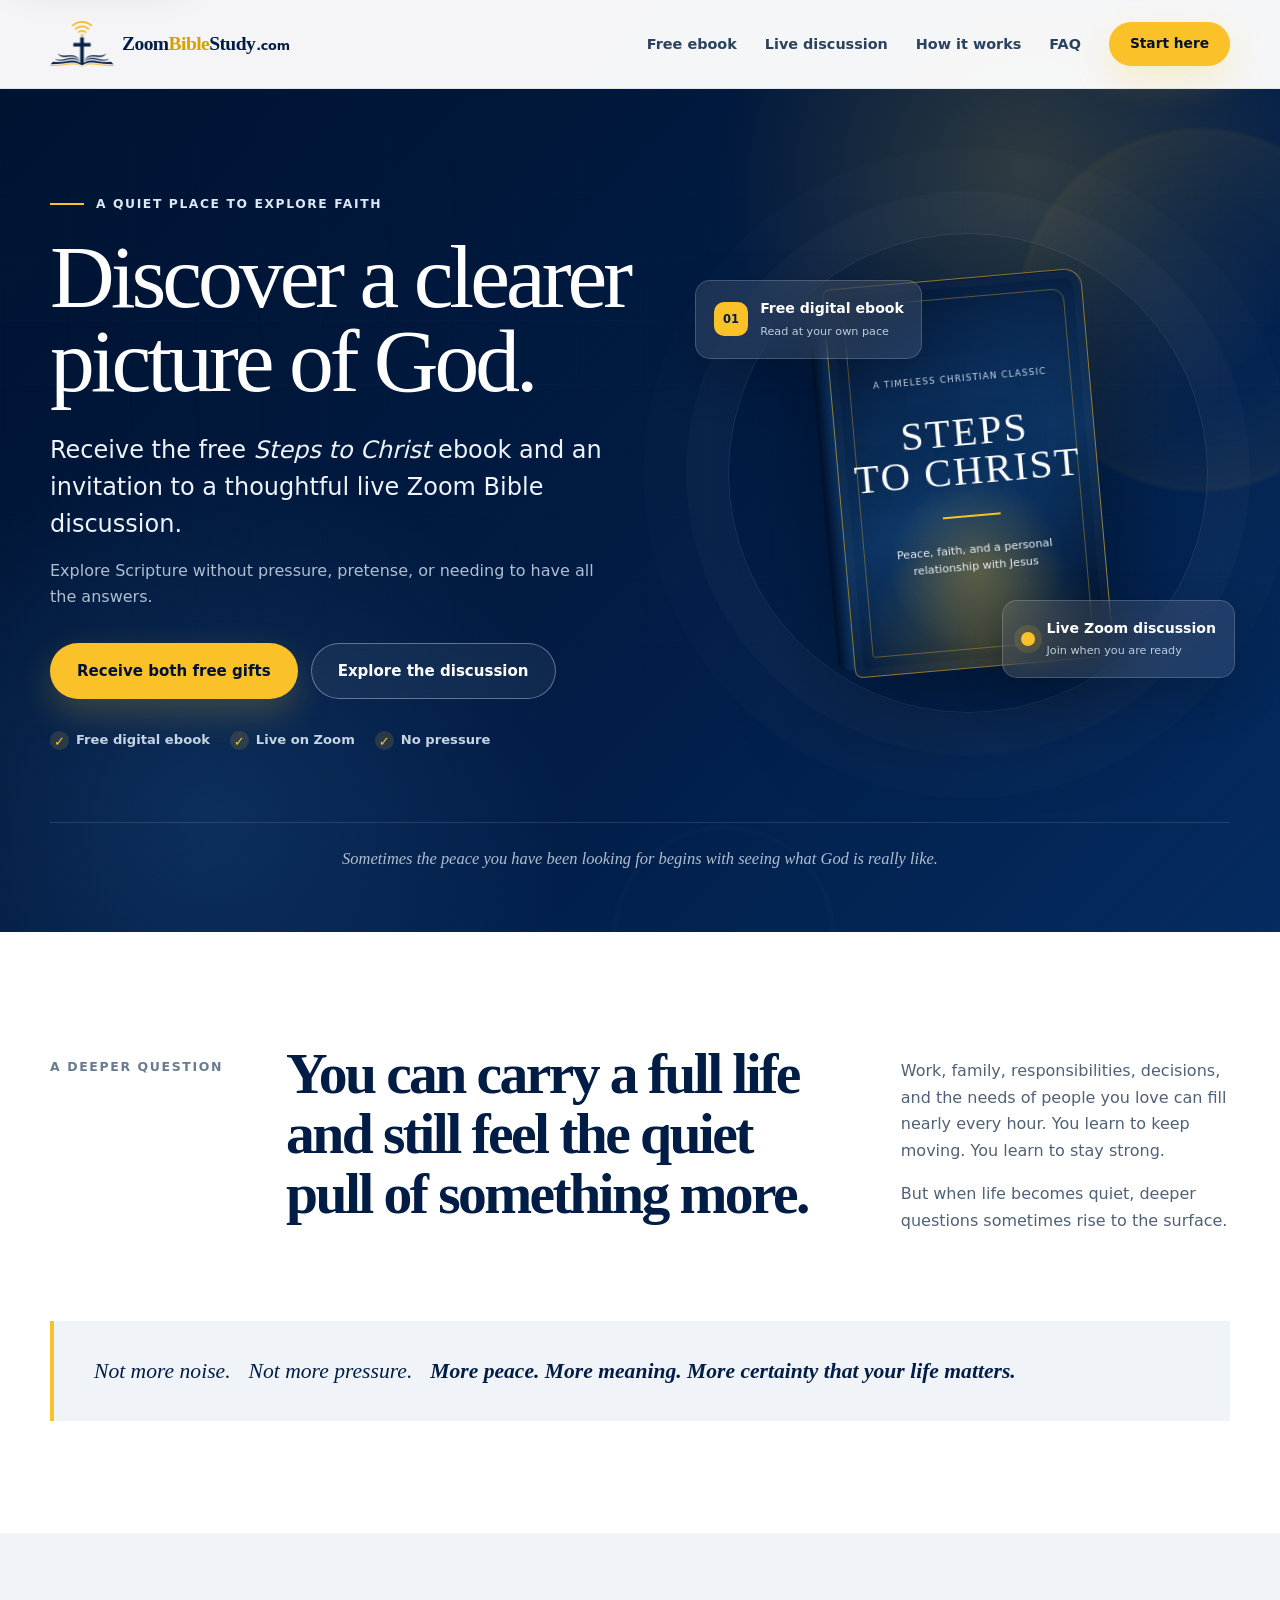
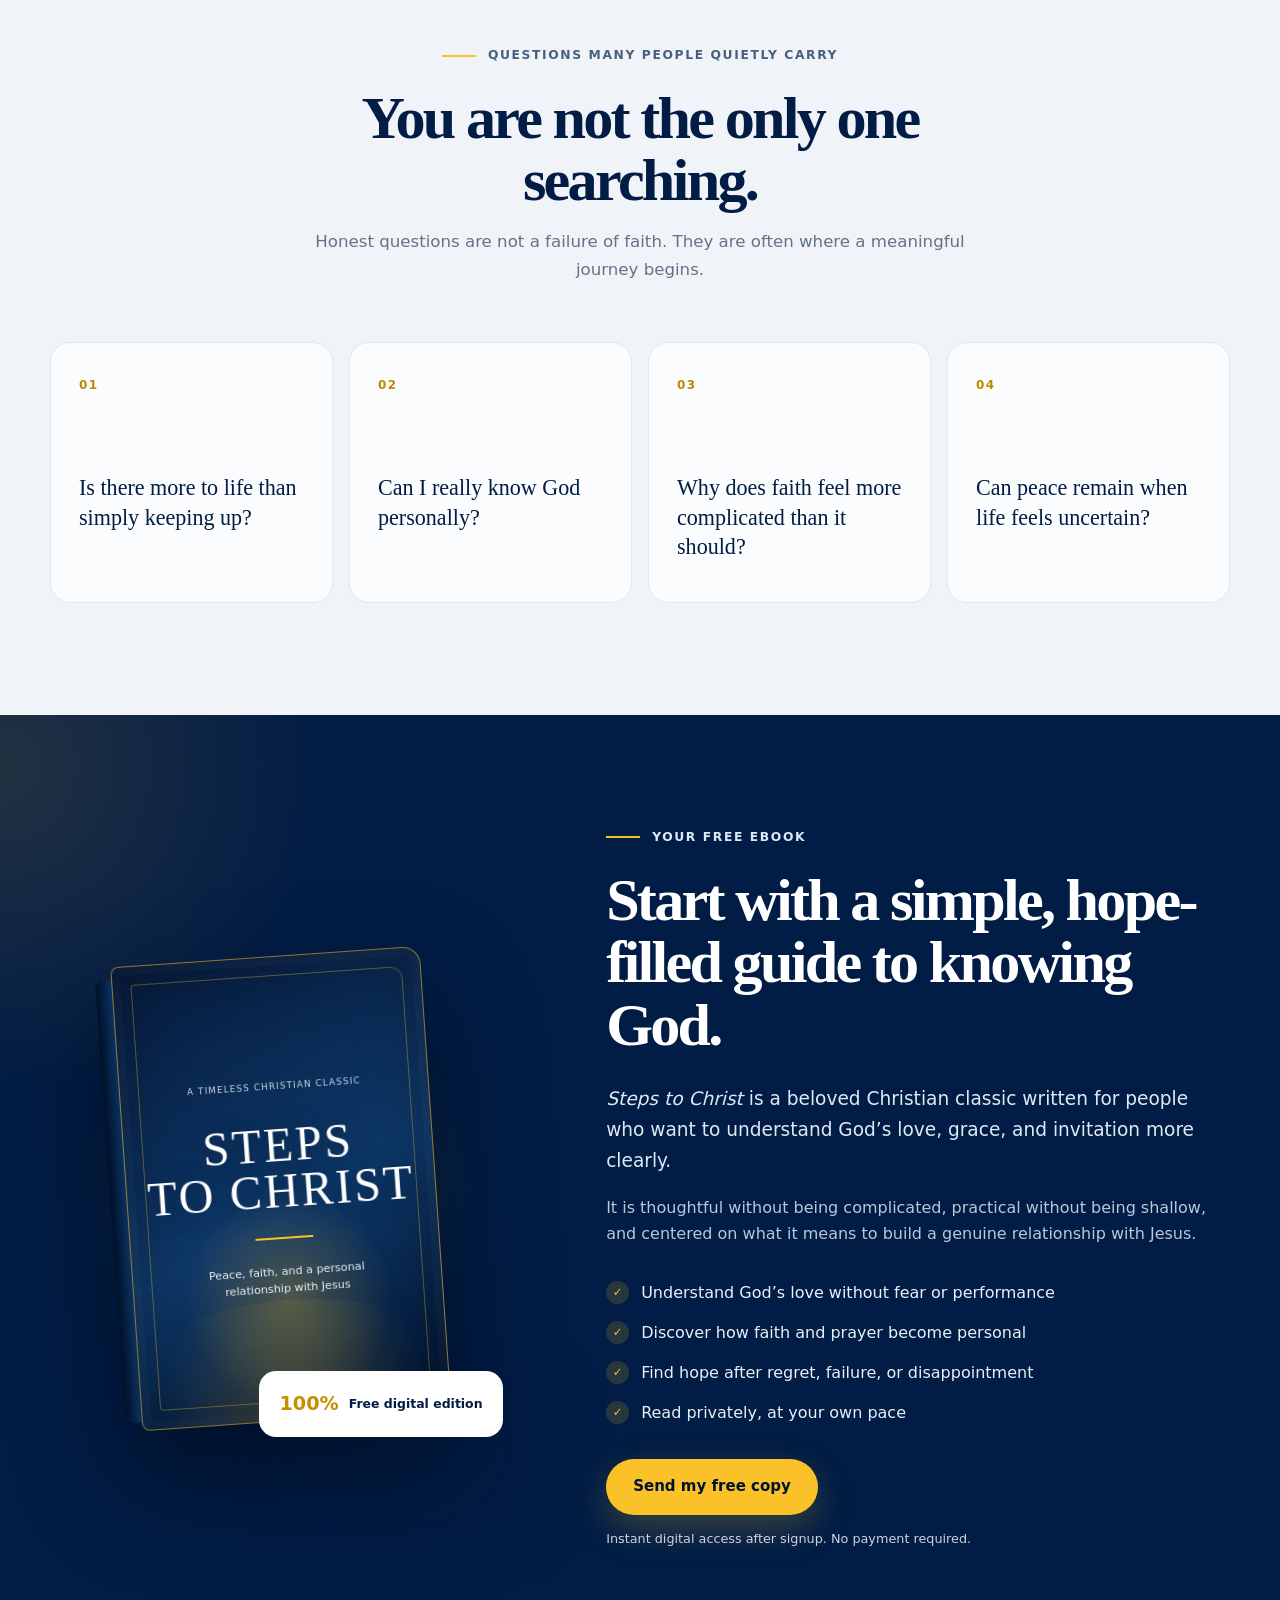
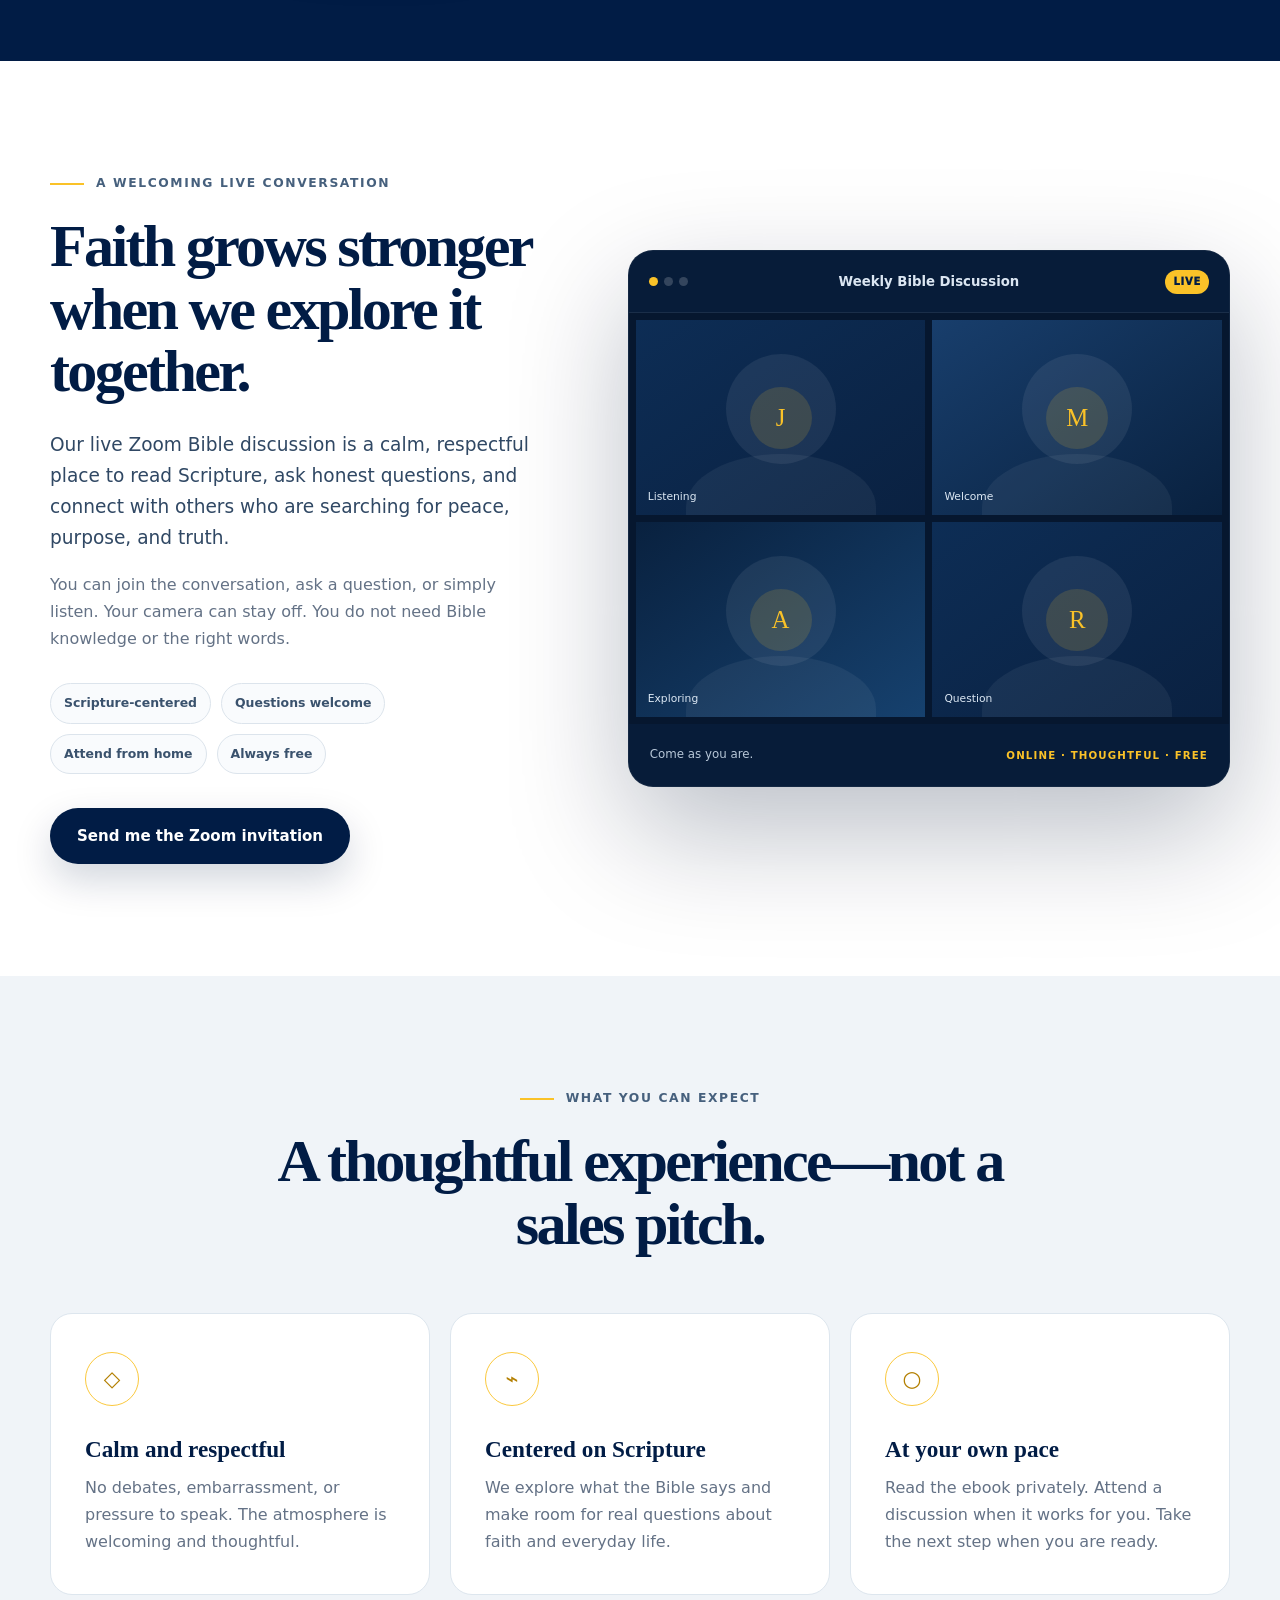
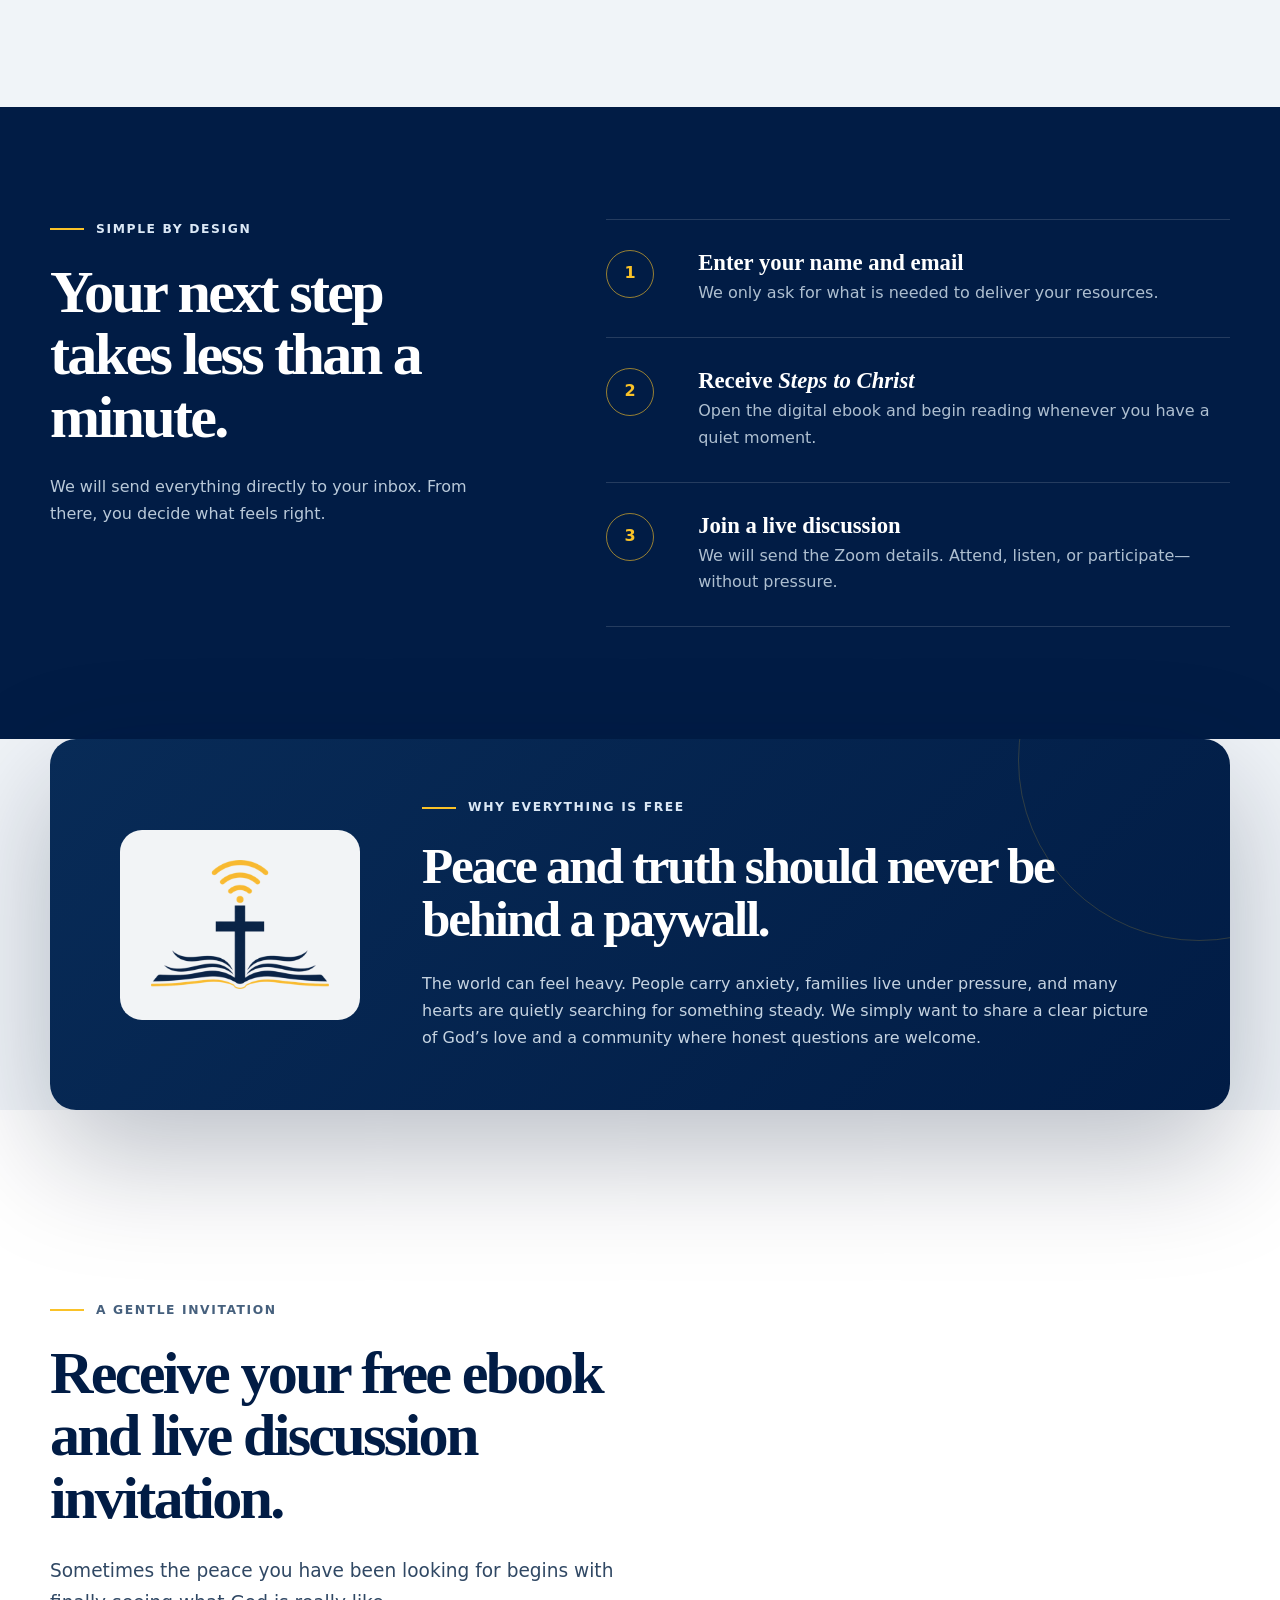
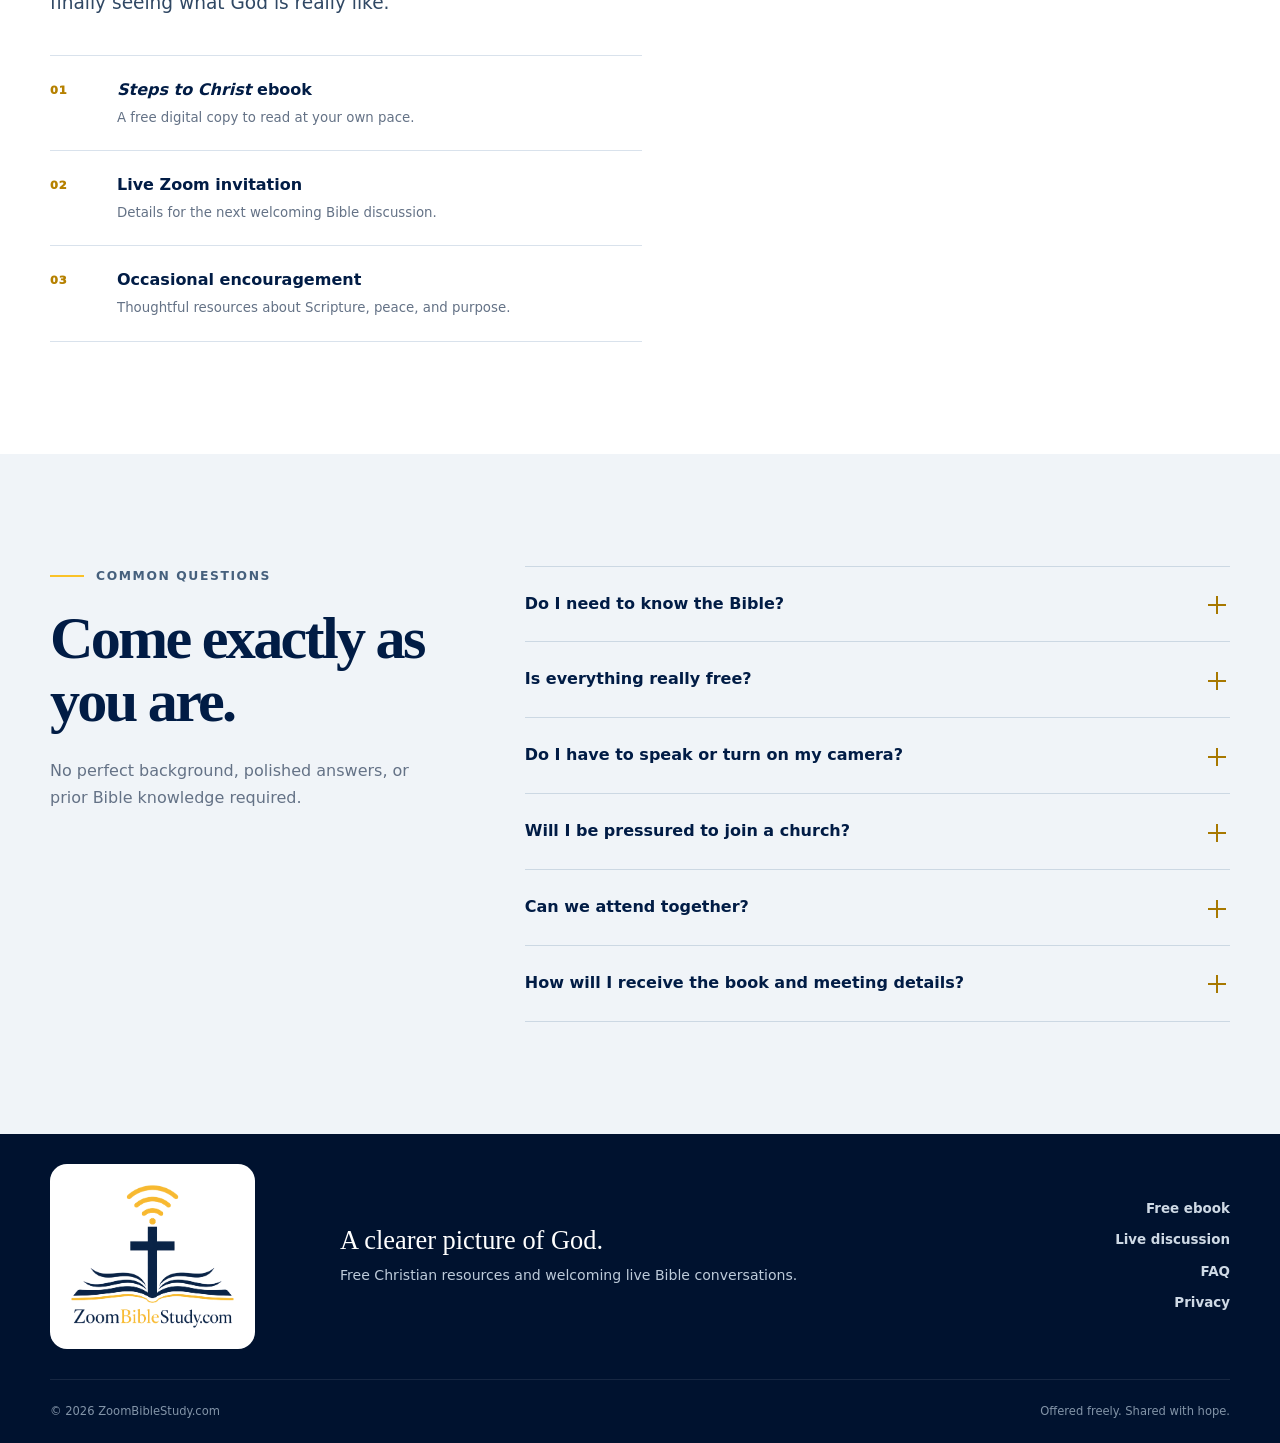
<file: index.html>
<!doctype html>
<html lang="en">
<head>
  <meta charset="utf-8">
  <meta name="viewport" content="width=device-width, initial-scale=1">
  <title>Free Steps to Christ Ebook & Live Zoom Bible Discussion</title>
  <meta name="description" content="Receive a free digital copy of Steps to Christ and an invitation to a welcoming live Zoom Bible discussion. Explore Scripture, peace, purpose, and a clearer picture of God—at no cost and with no pressure.">
  <meta name="theme-color" content="#011C45">
  <meta name="robots" content="index, follow">
  <link rel="canonical" href="https://zoombiblestudy.com/">
  <link rel="icon" href="assets/favicon.svg" type="image/svg+xml">
  <link rel="manifest" href="site.webmanifest">
  <link rel="preload" href="assets/logo-mark.png" as="image">
  <link rel="stylesheet" href="assets/styles.css">
  <meta property="og:type" content="website">
  <meta property="og:url" content="https://zoombiblestudy.com/">
  <meta property="og:title" content="Discover a Clearer Picture of God">
  <meta property="og:description" content="Receive the free Steps to Christ ebook and an invitation to a welcoming live Zoom Bible discussion.">
  <meta property="og:image" content="https://zoombiblestudy.com/assets/logo-full.png">
  <meta name="twitter:card" content="summary_large_image">
  <script type="application/ld+json">
  {
    "@context":"https://schema.org",
    "@type":"WebSite",
    "name":"Zoom Bible Study",
    "url":"https://zoombiblestudy.com/",
    "description":"A free Steps to Christ ebook and welcoming live Zoom Bible discussion."
  }
  </script>
</head>
<body>
  <a class="skip-link" href="#main">Skip to content</a>

  <header class="site-header" data-header>
    <div class="container header-inner">
      <a class="brand" href="#top" aria-label="Zoom Bible Study home">
        <img src="assets/logo-mark.png" width="116" height="84" alt="">
        <span class="brand-name"><strong>Zoom<span>Bible</span>Study</strong><small>.com</small></span>
      </a>

      <button class="menu-button" type="button" aria-expanded="false" aria-controls="primary-nav" data-menu-button>
        <span></span><span></span><span></span><span class="sr-only">Open menu</span>
      </button>

      <nav class="primary-nav" id="primary-nav" data-menu aria-label="Primary navigation">
        <a href="#ebook">Free ebook</a>
        <a href="#discussion">Live discussion</a>
        <a href="#how">How it works</a>
        <a href="#faq">FAQ</a>
        <a class="button button-small button-primary" href="#receive">Start here</a>
      </nav>
    </div>
  </header>

  <main id="main">
    <section class="hero" id="top">
      <div class="hero-grid-overlay" aria-hidden="true"></div>
      <div class="hero-glow hero-glow-one" aria-hidden="true"></div>
      <div class="hero-glow hero-glow-two" aria-hidden="true"></div>

      <div class="container hero-layout">
        <div class="hero-copy reveal">
          <p class="eyebrow eyebrow-light"><span></span>A quiet place to explore faith</p>
          <h1>Discover a clearer picture of God.</h1>
          <p class="hero-lead">Receive the free <em>Steps to Christ</em> ebook and an invitation to a thoughtful live Zoom Bible discussion.</p>
          <p class="hero-support">Explore Scripture without pressure, pretense, or needing to have all the answers.</p>
          <div class="hero-actions">
            <a class="button button-primary" href="#receive">Receive both free gifts</a>
            <a class="button button-ghost" href="#discussion">Explore the discussion</a>
          </div>
          <div class="trust-row" aria-label="Offer details">
            <span><i aria-hidden="true">✓</i> Free digital ebook</span>
            <span><i aria-hidden="true">✓</i> Live on Zoom</span>
            <span><i aria-hidden="true">✓</i> No pressure</span>
          </div>
        </div>

        <div class="hero-offer reveal" aria-label="Free Steps to Christ ebook and live Zoom discussion">
          <div class="offer-ring" aria-hidden="true"></div>
          <div class="book-wrap">
            <div class="book book-main" aria-hidden="true">
              <div class="book-spine"></div>
              <div class="book-face">
                <span class="book-kicker">A timeless Christian classic</span>
                <span class="book-title">STEPS<br>TO CHRIST</span>
                <span class="book-line"></span>
                <span class="book-subtitle">Peace, faith, and a personal relationship with Jesus</span>
              </div>
            </div>
          </div>
          <div class="offer-card offer-card-book">
            <span class="offer-icon">01</span>
            <div><strong>Free digital ebook</strong><small>Read at your own pace</small></div>
          </div>
          <div class="offer-card offer-card-live">
            <span class="live-dot" aria-hidden="true"></span>
            <div><strong>Live Zoom discussion</strong><small>Join when you are ready</small></div>
          </div>
        </div>
      </div>

      <div class="container hero-note">Sometimes the peace you have been looking for begins with seeing what God is really like.</div>
    </section>

    <section class="section intro-section">
      <div class="container intro-layout">
        <div class="section-label reveal">A deeper question</div>
        <div class="intro-heading reveal">
          <h2>You can carry a full life and still feel the quiet pull of something more.</h2>
        </div>
        <div class="intro-copy reveal">
          <p>Work, family, responsibilities, decisions, and the needs of people you love can fill nearly every hour. You learn to keep moving. You learn to stay strong.</p>
          <p>But when life becomes quiet, deeper questions sometimes rise to the surface.</p>
        </div>
      </div>
      <div class="container question-band reveal">
        <p>Not more noise.</p><p>Not more pressure.</p><p><strong>More peace. More meaning. More certainty that your life matters.</strong></p>
      </div>
    </section>

    <section class="section questions-section">
      <div class="container">
        <div class="section-heading centered reveal">
          <p class="eyebrow eyebrow-dark"><span></span>Questions many people quietly carry</p>
          <h2>You are not the only one searching.</h2>
          <p>Honest questions are not a failure of faith. They are often where a meaningful journey begins.</p>
        </div>
        <div class="question-grid">
          <article class="question-card reveal"><span>01</span><h3>Is there more to life than simply keeping up?</h3></article>
          <article class="question-card reveal"><span>02</span><h3>Can I really know God personally?</h3></article>
          <article class="question-card reveal"><span>03</span><h3>Why does faith feel more complicated than it should?</h3></article>
          <article class="question-card reveal"><span>04</span><h3>Can peace remain when life feels uncertain?</h3></article>
        </div>
      </div>
    </section>

    <section class="section ebook-section" id="ebook">
      <div class="container ebook-layout">
        <div class="ebook-visual reveal">
          <div class="book-stage">
            <div class="book-glow" aria-hidden="true"></div>
            <div class="book book-large" aria-label="Steps to Christ book cover">
              <div class="book-spine"></div>
              <div class="book-face">
                <span class="book-kicker">A timeless Christian classic</span>
                <span class="book-title">STEPS<br>TO CHRIST</span>
                <span class="book-line"></span>
                <span class="book-subtitle">Peace, faith, and a personal relationship with Jesus</span>
              </div>
            </div>
            <div class="ebook-badge"><strong>100%</strong><span>Free digital edition</span></div>
          </div>
        </div>

        <div class="ebook-copy reveal">
          <p class="eyebrow eyebrow-light"><span></span>Your free ebook</p>
          <h2>Start with a simple, hope-filled guide to knowing God.</h2>
          <p class="lead"><em>Steps to Christ</em> is a beloved Christian classic written for people who want to understand God’s love, grace, and invitation more clearly.</p>
          <p>It is thoughtful without being complicated, practical without being shallow, and centered on what it means to build a genuine relationship with Jesus.</p>
          <ul class="feature-list">
            <li><span>✓</span>Understand God’s love without fear or performance</li>
            <li><span>✓</span>Discover how faith and prayer become personal</li>
            <li><span>✓</span>Find hope after regret, failure, or disappointment</li>
            <li><span>✓</span>Read privately, at your own pace</li>
          </ul>
          <a class="button button-primary" href="#receive">Send my free copy</a>
          <p class="microcopy">Instant digital access after signup. No payment required.</p>
        </div>
      </div>
    </section>

    <section class="section discussion-section" id="discussion">
      <div class="container discussion-layout">
        <div class="discussion-copy reveal">
          <p class="eyebrow eyebrow-dark"><span></span>A welcoming live conversation</p>
          <h2>Faith grows stronger when we explore it together.</h2>
          <p class="lead">Our live Zoom Bible discussion is a calm, respectful place to read Scripture, ask honest questions, and connect with others who are searching for peace, purpose, and truth.</p>
          <p>You can join the conversation, ask a question, or simply listen. Your camera can stay off. You do not need Bible knowledge or the right words.</p>
          <div class="discussion-tags">
            <span>Scripture-centered</span>
            <span>Questions welcome</span>
            <span>Attend from home</span>
            <span>Always free</span>
          </div>
          <a class="button button-dark" href="#receive">Send me the Zoom invitation</a>
        </div>

        <div class="zoom-card reveal" aria-label="Illustration of a live online Bible discussion">
          <div class="zoom-toolbar"><span class="zoom-lights"><i></i><i></i><i></i></span><strong>Weekly Bible Discussion</strong><span class="live-pill">LIVE</span></div>
          <div class="zoom-grid" aria-hidden="true">
            <div class="participant participant-one"><span>J</span><small>Listening</small></div>
            <div class="participant participant-two"><span>M</span><small>Welcome</small></div>
            <div class="participant participant-three"><span>A</span><small>Exploring</small></div>
            <div class="participant participant-four"><span>R</span><small>Question</small></div>
          </div>
          <div class="zoom-footer"><span>Come as you are.</span><strong>ONLINE · THOUGHTFUL · FREE</strong></div>
        </div>
      </div>
    </section>

    <section class="section expectation-section">
      <div class="container">
        <div class="section-heading centered reveal">
          <p class="eyebrow eyebrow-dark"><span></span>What you can expect</p>
          <h2>A thoughtful experience—not a sales pitch.</h2>
        </div>
        <div class="expectation-grid">
          <article class="expectation-card reveal">
            <span class="line-icon" aria-hidden="true">◇</span>
            <h3>Calm and respectful</h3>
            <p>No debates, embarrassment, or pressure to speak. The atmosphere is welcoming and thoughtful.</p>
          </article>
          <article class="expectation-card reveal">
            <span class="line-icon" aria-hidden="true">⌁</span>
            <h3>Centered on Scripture</h3>
            <p>We explore what the Bible says and make room for real questions about faith and everyday life.</p>
          </article>
          <article class="expectation-card reveal">
            <span class="line-icon" aria-hidden="true">○</span>
            <h3>At your own pace</h3>
            <p>Read the ebook privately. Attend a discussion when it works for you. Take the next step when you are ready.</p>
          </article>
        </div>
      </div>
    </section>

    <section class="section how-section" id="how">
      <div class="container how-layout">
        <div class="how-heading reveal">
          <p class="eyebrow eyebrow-light"><span></span>Simple by design</p>
          <h2>Your next step takes less than a minute.</h2>
          <p>We will send everything directly to your inbox. From there, you decide what feels right.</p>
        </div>
        <div class="steps-list">
          <article class="step-item reveal"><span>1</span><div><h3>Enter your name and email</h3><p>We only ask for what is needed to deliver your resources.</p></div></article>
          <article class="step-item reveal"><span>2</span><div><h3>Receive <em>Steps to Christ</em></h3><p>Open the digital ebook and begin reading whenever you have a quiet moment.</p></div></article>
          <article class="step-item reveal"><span>3</span><div><h3>Join a live discussion</h3><p>We will send the Zoom details. Attend, listen, or participate—without pressure.</p></div></article>
        </div>
      </div>
    </section>

    <section class="section purpose-section">
      <div class="container purpose-card reveal">
        <div class="purpose-mark"><img src="assets/logo-mark.png" width="180" height="130" alt="Zoom Bible Study"></div>
        <div>
          <p class="eyebrow eyebrow-light"><span></span>Why everything is free</p>
          <h2>Peace and truth should never be behind a paywall.</h2>
          <p>The world can feel heavy. People carry anxiety, families live under pressure, and many hearts are quietly searching for something steady. We simply want to share a clear picture of God’s love and a community where honest questions are welcome.</p>
        </div>
      </div>
    </section>

    <section class="section receive-section" id="receive">
      <div class="container receive-layout">
        <div class="receive-copy reveal">
          <p class="eyebrow eyebrow-dark"><span></span>A gentle invitation</p>
          <h2>Receive your free ebook and live discussion invitation.</h2>
          <p class="lead">Sometimes the peace you have been looking for begins with finally seeing what God is really like.</p>
          <div class="included-list">
            <div><span>01</span><p><strong><em>Steps to Christ</em> ebook</strong><small>A free digital copy to read at your own pace.</small></p></div>
            <div><span>02</span><p><strong>Live Zoom invitation</strong><small>Details for the next welcoming Bible discussion.</small></p></div>
            <div><span>03</span><p><strong>Occasional encouragement</strong><small>Thoughtful resources about Scripture, peace, and purpose.</small></p></div>
          </div>
        </div>


        
          <div class="omnisend-form-wrapper">
  <div id="omnisend-embedded-v2-693a38223b6858c94231c6e9"></div>
</div>
      
       
    </section>

    <section class="section faq-section" id="faq">
      <div class="container faq-layout">
        <div class="faq-heading reveal">
          <p class="eyebrow eyebrow-dark"><span></span>Common questions</p>
          <h2>Come exactly as you are.</h2>
          <p>No perfect background, polished answers, or prior Bible knowledge required.</p>
        </div>
        <div class="faq-list reveal">
          <details>
            <summary>Do I need to know the Bible?</summary>
            <p>No. The discussion welcomes complete beginners, longtime readers, and everyone in between.</p>
          </details>
          <details>
            <summary>Is everything really free?</summary>
            <p>Yes. The digital ebook, Zoom invitation, and live discussion are offered at no cost.</p>
          </details>
          <details>
            <summary>Do I have to speak or turn on my camera?</summary>
            <p>No. You may participate, ask questions, or simply listen with your camera off.</p>
          </details>
          <details>
            <summary>Will I be pressured to join a church?</summary>
            <p>No. The purpose is to offer a respectful place to explore Scripture and understand God more clearly.</p>
          </details>
          <details>
            <summary>Can we attend together?</summary>
            <p>Yes. Individuals, couples, families, and friends are welcome to join from the same screen or separately.</p>
          </details>
          <details>
            <summary>How will I receive the book and meeting details?</summary>
            <p>After signing up, the digital ebook and information for the next live discussion will be sent by email.</p>
          </details>
        </div>
      </div>
    </section>
  </main>

  <footer class="site-footer">
    <div class="container footer-main">
      <a class="footer-logo" href="#top" aria-label="Zoom Bible Study home"><img src="assets/logo-full.png" width="230" height="203" alt="ZoomBibleStudy.com"></a>
      <div class="footer-message"><strong>A clearer picture of God.</strong><p>Free Christian resources and welcoming live Bible conversations.</p></div>
      <nav class="footer-nav" aria-label="Footer navigation">
        <a href="#ebook">Free ebook</a>
        <a href="#discussion">Live discussion</a>
        <a href="#faq">FAQ</a>
        <a href="privacy.html">Privacy</a>
      </nav>
    </div>
    <div class="container footer-bottom"><span>© <span data-year></span> ZoomBibleStudy.com</span><span>Offered freely. Shared with hope.</span></div>
  </footer>

  <script src="assets/config.js"></script>
  <script src="assets/site.js" defer></script>

<!-- Omnisend tracking script -->
<script type="text/javascript">
    window.omnisend = window.omnisend || [];
    omnisend.push(["brandID", "687fe255f7d003c6d4a4e740"]);
    omnisend.push(["track", "$pageViewed"]);
    !function(){var e=document.createElement("script");e.type="text/javascript",e.async=!0,e.src="https://omnisnippet1.com/inshop/launcher-v2.js";var t=document.getElementsByTagName("script")[0];t.parentNode.insertBefore(e,t)}();
</script>
  
</body>
</html>
</file>
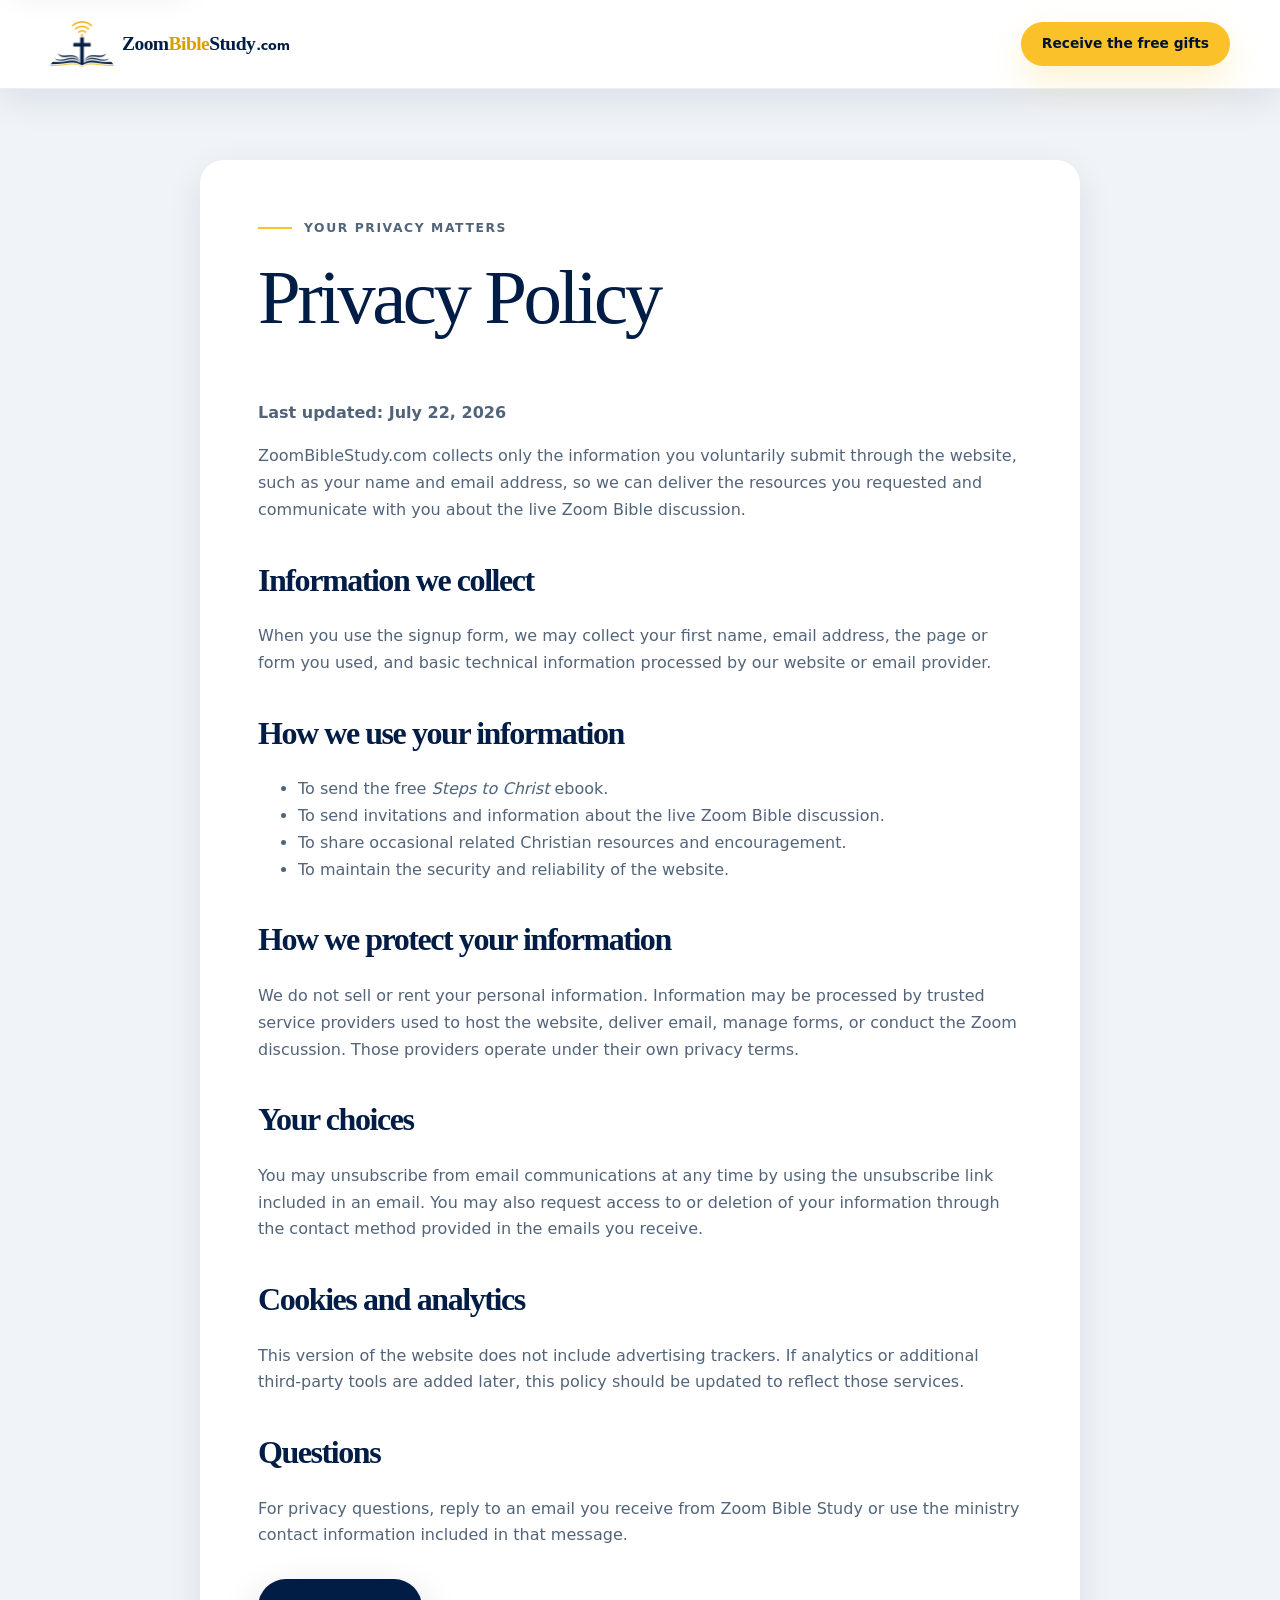
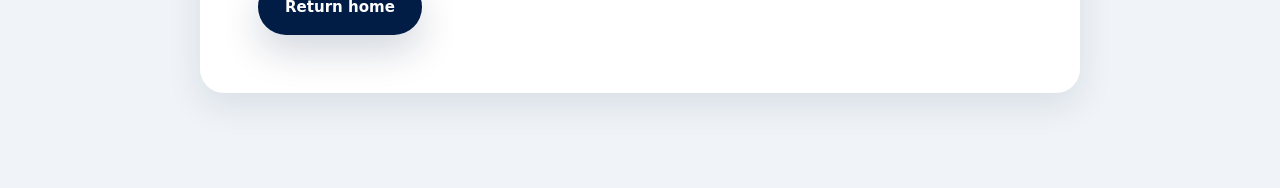
<file: privacy.html>
<!doctype html>
<html lang="en">
<head>
  <meta charset="utf-8">
  <meta name="viewport" content="width=device-width, initial-scale=1">
  <title>Privacy Policy | Zoom Bible Study</title>
  <meta name="description" content="Privacy policy for ZoomBibleStudy.com.">
  <meta name="theme-color" content="#011C45">
  <meta name="robots" content="index, follow">
  <link rel="canonical" href="https://zoombiblestudy.com/privacy.html">
  <link rel="icon" href="assets/favicon.svg" type="image/svg+xml">
  <link rel="stylesheet" href="assets/styles.css">
</head>
<body class="simple-page">
  <a class="skip-link" href="#main">Skip to content</a>
  <header class="site-header is-scrolled">
    <div class="container header-inner">
      <a class="brand" href="index.html" aria-label="Zoom Bible Study home">
        <img src="assets/logo-mark.png" width="116" height="84" alt="">
        <span class="brand-name"><strong>Zoom<span>Bible</span>Study</strong><small>.com</small></span>
      </a>
      <a class="button button-small button-primary" href="index.html#receive">Receive the free gifts</a>
    </div>
  </header>
  <main class="simple-main" id="main">
    <article class="container simple-card">
      <p class="eyebrow eyebrow-dark"><span></span>Your privacy matters</p>
      <h1>Privacy Policy</h1>
      <p><strong>Last updated: July 22, 2026</strong></p>
      <p>ZoomBibleStudy.com collects only the information you voluntarily submit through the website, such as your name and email address, so we can deliver the resources you requested and communicate with you about the live Zoom Bible discussion.</p>

      <h2>Information we collect</h2>
      <p>When you use the signup form, we may collect your first name, email address, the page or form you used, and basic technical information processed by our website or email provider.</p>

      <h2>How we use your information</h2>
      <ul>
        <li>To send the free <em>Steps to Christ</em> ebook.</li>
        <li>To send invitations and information about the live Zoom Bible discussion.</li>
        <li>To share occasional related Christian resources and encouragement.</li>
        <li>To maintain the security and reliability of the website.</li>
      </ul>

      <h2>How we protect your information</h2>
      <p>We do not sell or rent your personal information. Information may be processed by trusted service providers used to host the website, deliver email, manage forms, or conduct the Zoom discussion. Those providers operate under their own privacy terms.</p>

      <h2>Your choices</h2>
      <p>You may unsubscribe from email communications at any time by using the unsubscribe link included in an email. You may also request access to or deletion of your information through the contact method provided in the emails you receive.</p>

      <h2>Cookies and analytics</h2>
      <p>This version of the website does not include advertising trackers. If analytics or additional third-party tools are added later, this policy should be updated to reflect those services.</p>

      <h2>Questions</h2>
      <p>For privacy questions, reply to an email you receive from Zoom Bible Study or use the ministry contact information included in that message.</p>

      <div class="simple-actions"><a class="button button-dark" href="index.html">Return home</a></div>
    </article>
  </main>
  <script src="assets/site.js" defer></script>
</body>
</html>
</file>
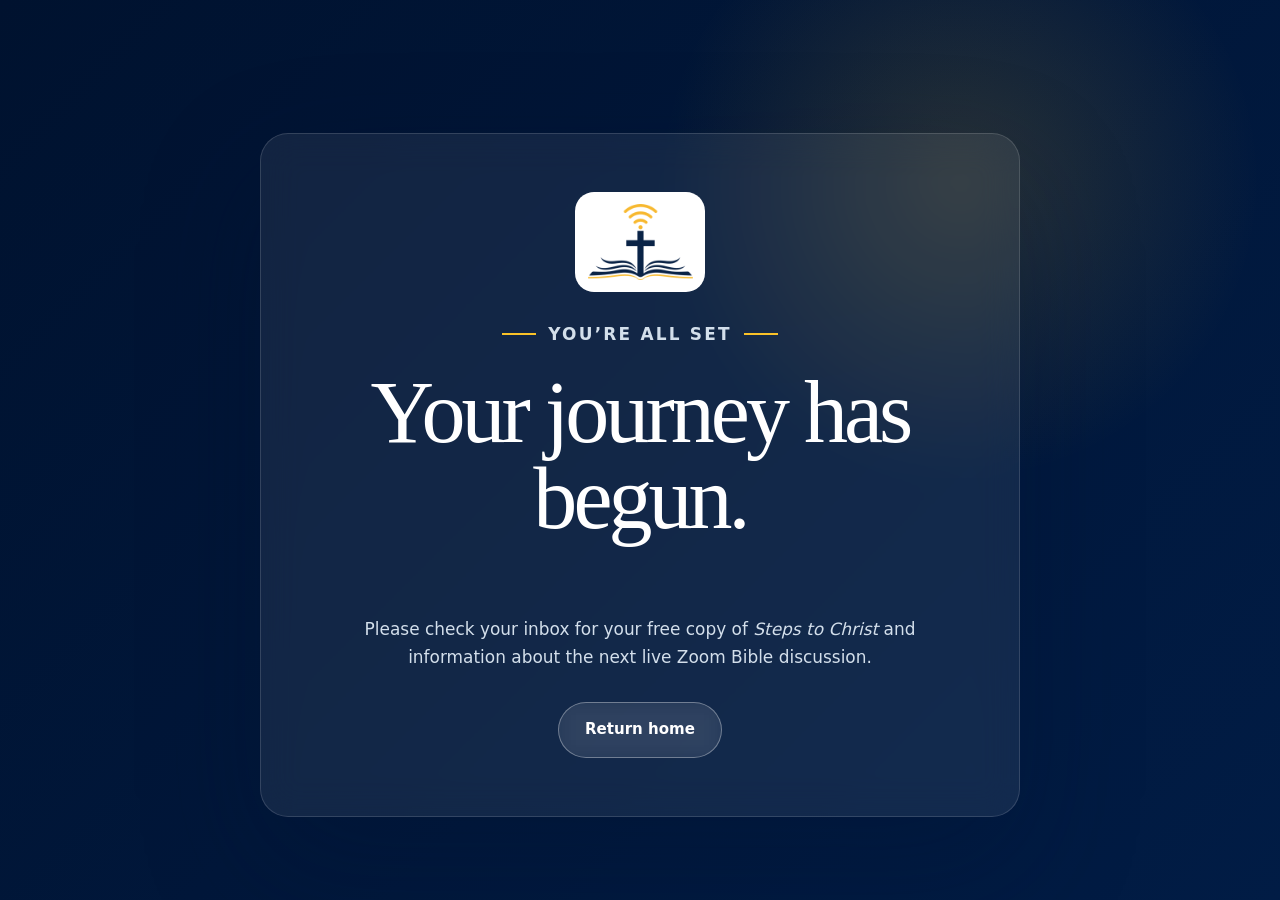
<file: thank-you.html>
<!doctype html>
<html lang="en">
<head>
  <meta charset="utf-8">
  <meta name="viewport" content="width=device-width, initial-scale=1">
  <title>Thank You | Zoom Bible Study</title>
  <meta name="description" content="Thank you for requesting the free Steps to Christ ebook and Zoom Bible discussion invitation.">
  <meta name="theme-color" content="#011C45">
  <meta name="robots" content="noindex, follow">
  <link rel="icon" href="assets/favicon.svg" type="image/svg+xml">
  <link rel="stylesheet" href="assets/styles.css">
</head>
<body>
  <main class="thank-you-shell">
    <section class="thank-you-card">
      <div class="mark-box"><img src="assets/logo-mark.png" width="130" height="94" alt="Zoom Bible Study"></div>
      <p class="eyebrow eyebrow-light" style="justify-content:center"><span></span>You’re all set<span></span></p>
      <h1>Your journey has begun.</h1>
      <p>Please check your inbox for your free copy of <em>Steps to Christ</em> and information about the next live Zoom Bible discussion.</p>
      <div class="thank-you-links">
        <a class="button button-primary hidden" href="#" data-ebook-link>Open the ebook</a>
        <a class="button button-ghost hidden" href="#" data-zoom-link>View Zoom details</a>
        <a class="button button-ghost" href="index.html">Return home</a>
      </div>
    </section>
  </main>
  <script src="assets/config.js"></script>
  <script>
    (() => {
      const ebookLink = document.querySelector('[data-ebook-link]');
      const zoomLink = document.querySelector('[data-zoom-link]');
      const config = window.ZBS_CONFIG || {};
      if (config.ebookUrl) { ebookLink.href = config.ebookUrl; ebookLink.classList.remove('hidden'); }
      if (config.zoomUrl) { zoomLink.href = config.zoomUrl; zoomLink.classList.remove('hidden'); }
    })();
  </script>
</body>
</html>
</file>
<file: assets/styles.css>
:root {
  --navy: #011C45;
  --navy-950: #00122f;
  --navy-900: #00183b;
  --navy-800: #082b57;
  --yellow: #FAC228;
  --yellow-soft: #ffe08a;
  --mist: #F0F4F8;
  --white: #ffffff;
  --ink: #10223c;
  --muted: #647286;
  --line: #d9e2ec;
  --serif: "Iowan Old Style", "Palatino Linotype", "Book Antiqua", Georgia, serif;
  --sans: Inter, ui-sans-serif, system-ui, -apple-system, BlinkMacSystemFont, "Segoe UI", sans-serif;
  --shadow-sm: 0 12px 35px rgba(1, 28, 69, 0.10);
  --shadow-md: 0 28px 75px rgba(1, 28, 69, 0.16);
  --shadow-lg: 0 45px 120px rgba(0, 18, 47, 0.27);
  --max: 1180px;
  --radius: 26px;
}

* { box-sizing: border-box; }
html { scroll-behavior: smooth; scroll-padding-top: 90px; }
body {
  margin: 0;
  color: var(--ink);
  background: var(--white);
  font-family: var(--sans);
  font-size: 16px;
  line-height: 1.68;
  text-rendering: optimizeLegibility;
  -webkit-font-smoothing: antialiased;
}
body, button, input { font-family: var(--sans); }
img { max-width: 100%; height: auto; }
a { color: inherit; }
button, input { font: inherit; }
button { color: inherit; }
::selection { background: var(--yellow); color: var(--navy-950); }

.container { width: min(calc(100% - 40px), var(--max)); margin-inline: auto; }
.section { padding: 112px 0; }
.sr-only {
  position: absolute; width: 1px; height: 1px; padding: 0; margin: -1px;
  overflow: hidden; clip: rect(0, 0, 0, 0); white-space: nowrap; border: 0;
}
.skip-link {
  position: fixed; top: -70px; left: 14px; z-index: 1000;
  padding: 11px 17px; border-radius: 10px; background: var(--white); color: var(--navy);
  box-shadow: var(--shadow-sm); font-weight: 800; text-decoration: none;
}
.skip-link:focus { top: 14px; }

/* Header */
.site-header {
  position: fixed; inset: 0 0 auto; z-index: 100;
  background: rgba(255,255,255,0.96);
  border-bottom: 1px solid rgba(1,28,69,0.08);
  transition: box-shadow .25s ease, background .25s ease;
}
.site-header.is-scrolled { box-shadow: 0 12px 35px rgba(1,28,69,.09); background: rgba(255,255,255,.985); }
.header-inner { min-height: 88px; display: flex; align-items: center; justify-content: space-between; gap: 28px; }
.brand { display: inline-flex; align-items: center; gap: 8px; text-decoration: none; min-width: 235px; }
.brand img { width: 64px; height: 48px; object-fit: contain; }
.brand-name { display: flex; align-items: baseline; letter-spacing: -.035em; color: var(--navy); }
.brand-name strong { font: 700 1.22rem/1 var(--serif); }
.brand-name strong span { color: #d89f00; }
.brand-name small { font: 600 .8rem/1 var(--sans); letter-spacing: -.02em; margin-left: 1px; }
.primary-nav { display: flex; align-items: center; gap: 28px; }
.primary-nav > a:not(.button) {
  color: #29425f; text-decoration: none; font-weight: 700; font-size: .9rem; position: relative;
}
.primary-nav > a:not(.button)::after {
  content: ""; position: absolute; left: 0; right: 100%; bottom: -8px; height: 2px;
  background: var(--yellow); transition: right .2s ease;
}
.primary-nav > a:not(.button):hover::after { right: 0; }
.menu-button { display: none; width: 44px; height: 42px; border: 1px solid var(--line); border-radius: 10px; background: var(--white); padding: 10px; }
.menu-button > span:not(.sr-only) { display: block; width: 100%; height: 2px; margin: 4px 0; background: var(--navy); transition: transform .2s ease, opacity .2s ease; }
.menu-button.is-open > span:nth-child(1) { transform: translateY(6px) rotate(45deg); }
.menu-button.is-open > span:nth-child(2) { opacity: 0; }
.menu-button.is-open > span:nth-child(3) { transform: translateY(-6px) rotate(-45deg); }

/* Buttons */
.button {
  display: inline-flex; align-items: center; justify-content: center; min-height: 56px;
  padding: 0 26px; border-radius: 999px; border: 1px solid transparent;
  font-weight: 850; font-size: .94rem; line-height: 1; text-decoration: none; cursor: pointer;
  transition: transform .2s ease, box-shadow .2s ease, background .2s ease, border-color .2s ease;
}
.button:hover { transform: translateY(-2px); }
.button:focus-visible { outline: 3px solid rgba(250,194,40,.45); outline-offset: 3px; }
.button-primary { background: var(--yellow); color: var(--navy-950); box-shadow: 0 14px 36px rgba(250,194,40,.22); }
.button-primary:hover { background: #ffd04b; box-shadow: 0 18px 44px rgba(250,194,40,.34); }
.button-dark { background: var(--navy); color: var(--white); box-shadow: 0 16px 38px rgba(1,28,69,.18); }
.button-dark:hover { background: var(--navy-800); }
.button-ghost { border-color: rgba(255,255,255,.34); background: rgba(255,255,255,.06); color: var(--white); backdrop-filter: blur(10px); }
.button-ghost:hover { border-color: rgba(255,255,255,.7); background: rgba(255,255,255,.1); }
.button-small { min-height: 44px; padding-inline: 20px; font-size: .86rem; }
.button-full { width: 100%; }
.button:disabled { cursor: wait; opacity: .7; transform: none; }

/* Reusable typography */
h1, h2, h3, p { margin-top: 0; }
h1, h2 { font-family: var(--serif); letter-spacing: -.045em; }
h2 { color: var(--navy); font-size: clamp(2.45rem, 4.7vw, 4.3rem); line-height: 1.04; font-weight: 600; margin-bottom: 26px; }
h3 { color: var(--navy); font-size: 1.18rem; line-height: 1.35; margin-bottom: 12px; }
.lead { font-size: 1.16rem; color: #304864; }
.eyebrow { display: flex; align-items: center; gap: 12px; margin-bottom: 21px; font-size: .77rem; font-weight: 900; letter-spacing: .13em; text-transform: uppercase; }
.eyebrow > span { width: 34px; height: 2px; background: var(--yellow); }
.eyebrow-light { color: #dbe8f6; }
.eyebrow-dark { color: #46607d; }
.section-heading { max-width: 780px; margin-bottom: 58px; }
.section-heading.centered { text-align: center; margin-inline: auto; }
.section-heading.centered .eyebrow { justify-content: center; }
.section-heading > p:last-child { margin: -10px auto 0; max-width: 660px; color: var(--muted); font-size: 1.04rem; }
.section-label { color: #687b91; font-size: .78rem; font-weight: 900; letter-spacing: .13em; text-transform: uppercase; padding-top: 13px; }
.microcopy { margin: 13px 0 0; color: #c9d5e3; font-size: .8rem; }

/* Hero */
.hero {
  position: relative; min-height: 860px; padding: 185px 0 60px; overflow: hidden;
  background:
    radial-gradient(circle at 80% 18%, rgba(250,194,40,.18), transparent 24%),
    radial-gradient(circle at 16% 88%, rgba(54,112,175,.24), transparent 27%),
    linear-gradient(135deg, var(--navy-950) 0%, var(--navy) 56%, #052b60 100%);
  color: var(--white);
}
.hero-grid-overlay {
  position: absolute; inset: 0; opacity: .16;
  background-image: linear-gradient(rgba(255,255,255,.06) 1px, transparent 1px), linear-gradient(90deg, rgba(255,255,255,.06) 1px, transparent 1px);
  background-size: 64px 64px;
  mask-image: linear-gradient(to bottom, transparent, black 35%, transparent);
}
.hero-glow { position: absolute; border-radius: 50%; filter: blur(2px); pointer-events: none; }
.hero-glow-one { width: 360px; height: 360px; right: -100px; top: 130px; border: 1px solid rgba(250,194,40,.19); box-shadow: 0 0 120px rgba(250,194,40,.09) inset; }
.hero-glow-two { width: 220px; height: 220px; left: 48%; bottom: -115px; border: 1px solid rgba(255,255,255,.1); }
.hero-layout { position: relative; z-index: 2; display: grid; grid-template-columns: 1.05fr .95fr; align-items: center; gap: 75px; }
.hero-copy { max-width: 670px; }
.hero h1 { color: var(--white); font-size: clamp(4rem, 7vw, 7rem); line-height: .93; font-weight: 500; margin: 0 0 30px; }
.hero-lead { max-width: 610px; font-size: clamp(1.22rem, 2vw, 1.5rem); line-height: 1.55; color: #edf4fb; margin-bottom: 14px; }
.hero-support { max-width: 570px; color: #aebfd2; margin-bottom: 32px; }
.hero-actions { display: flex; flex-wrap: wrap; gap: 13px; }
.trust-row { display: flex; flex-wrap: wrap; gap: 20px; margin-top: 30px; color: #c7d4e2; font-size: .82rem; font-weight: 700; }
.trust-row span { display: flex; align-items: center; gap: 7px; }
.trust-row i { display: grid; place-items: center; width: 19px; height: 19px; border-radius: 50%; background: rgba(250,194,40,.14); color: var(--yellow); font-style: normal; }
.hero-offer { position: relative; min-height: 575px; display: grid; place-items: center; }
.offer-ring { position: absolute; width: 480px; height: 480px; border: 1px solid rgba(255,255,255,.1); border-radius: 50%; box-shadow: 0 0 0 42px rgba(255,255,255,.018), 0 0 0 85px rgba(255,255,255,.012); }
.book-wrap { position: relative; z-index: 2; transform: rotate(-5deg); filter: drop-shadow(0 42px 50px rgba(0,0,0,.36)); }
.book { position: relative; perspective: 1000px; }
.book-main { width: 260px; height: 390px; }
.book-large { width: 310px; height: 465px; }
.book-spine { position: absolute; z-index: 1; left: -16px; top: 12px; bottom: 9px; width: 25px; border-radius: 8px 0 0 8px; background: linear-gradient(90deg, #001028, #0c376a 75%, #00122d); transform: skewY(1deg); }
.book-face {
  position: absolute; inset: 0; z-index: 2; display: flex; flex-direction: column; align-items: center; justify-content: center; text-align: center;
  border-radius: 8px 18px 18px 8px; border: 1px solid rgba(250,194,40,.55);
  background:
    radial-gradient(circle at 50% 74%, rgba(250,194,40,.28), transparent 28%),
    linear-gradient(155deg, #061b3d, #0e3869 54%, #02132e);
  box-shadow: inset 0 0 0 8px rgba(255,255,255,.025), inset 0 0 70px rgba(0,0,0,.28);
  overflow: hidden;
}
.book-face::before { content: ""; position: absolute; inset: 18px; border: 1px solid rgba(250,194,40,.34); border-radius: 3px 12px 12px 3px; }
.book-face::after { content: ""; position: absolute; inset: auto -30px -70px; height: 190px; border-radius: 50%; background: radial-gradient(circle, rgba(250,194,40,.22), transparent 64%); }
.book-kicker { position: relative; z-index: 1; color: #c9d7e8; text-transform: uppercase; letter-spacing: .13em; font-size: .55rem; }
.book-title { position: relative; z-index: 1; margin-top: 28px; color: var(--white); font: 500 2.55rem/.95 var(--serif); letter-spacing: .05em; text-shadow: 0 2px 24px rgba(0,0,0,.35); }
.book-large .book-title { font-size: 3rem; }
.book-line { position: relative; z-index: 1; width: 58px; height: 2px; margin: 24px 0; background: var(--yellow); }
.book-subtitle { position: relative; z-index: 1; max-width: 190px; color: #e8eff7; font-size: .7rem; line-height: 1.55; }
.offer-card {
  position: absolute; z-index: 4; display: flex; align-items: center; gap: 12px; min-width: 220px; padding: 16px 18px;
  border: 1px solid rgba(255,255,255,.18); border-radius: 15px; background: rgba(255,255,255,.1); color: var(--white);
  backdrop-filter: blur(18px); box-shadow: 0 18px 50px rgba(0,0,0,.18);
}
.offer-card strong, .offer-card small { display: block; }
.offer-card strong { font-size: .88rem; }
.offer-card small { color: #becddd; font-size: .7rem; margin-top: 2px; }
.offer-card-book { left: -10px; top: 95px; }
.offer-card-live { right: -5px; bottom: 82px; }
.offer-icon { display: grid; place-items: center; width: 34px; height: 34px; border-radius: 10px; background: var(--yellow); color: var(--navy); font-size: .72rem; font-weight: 900; }
.live-dot { width: 14px; height: 14px; border-radius: 50%; background: var(--yellow); box-shadow: 0 0 0 7px rgba(250,194,40,.13); }
.hero-note { position: relative; z-index: 2; margin-top: 62px; padding-top: 24px; border-top: 1px solid rgba(255,255,255,.12); color: #aebed0; font: italic 1.03rem/1.5 var(--serif); text-align: center; }

/* Intro */
.intro-section { background: var(--white); }
.intro-layout { display: grid; grid-template-columns: .55fr 1.7fr 1fr; gap: 55px; align-items: start; }
.intro-heading h2 { font-size: clamp(2.7rem, 4.5vw, 4.4rem); }
.intro-copy { padding-top: 14px; color: #506177; }
.question-band { margin-top: 70px; padding: 35px 40px; border-left: 4px solid var(--yellow); background: var(--mist); display: flex; flex-wrap: wrap; gap: 8px 18px; font: italic 1.35rem/1.4 var(--serif); color: var(--navy); }
.question-band p { margin: 0; }

/* Questions */
.questions-section { background: var(--mist); }
.question-grid { display: grid; grid-template-columns: repeat(4, 1fr); gap: 16px; }
.question-card { min-height: 250px; padding: 28px; border: 1px solid #dfe7ef; border-radius: 20px; background: rgba(255,255,255,.76); transition: transform .25s ease, box-shadow .25s ease, border-color .25s ease; }
.question-card:hover { transform: translateY(-7px); border-color: rgba(250,194,40,.75); box-shadow: var(--shadow-sm); }
.question-card > span { display: inline-flex; color: #bd8b00; font-size: .75rem; font-weight: 900; letter-spacing: .12em; }
.question-card h3 { margin-top: 75px; font: 500 1.38rem/1.35 var(--serif); }

/* Ebook */
.ebook-section { position: relative; overflow: hidden; background: var(--navy); color: var(--white); }
.ebook-section::before { content: ""; position: absolute; width: 700px; height: 700px; left: -350px; top: -300px; border-radius: 50%; background: radial-gradient(circle, rgba(250,194,40,.13), transparent 67%); }
.ebook-layout { position: relative; z-index: 1; display: grid; grid-template-columns: .85fr 1.15fr; gap: 95px; align-items: center; }
.ebook-copy h2 { color: var(--white); }
.ebook-copy .lead { color: #dfe9f4; }
.ebook-copy > p:not(.eyebrow):not(.lead):not(.microcopy) { color: #b9c8d9; }
.ebook-visual { min-height: 610px; display: grid; place-items: center; }
.book-stage { position: relative; width: 450px; height: 590px; display: grid; place-items: center; }
.book-glow { position: absolute; width: 400px; height: 400px; border-radius: 50%; background: radial-gradient(circle, rgba(250,194,40,.25), rgba(250,194,40,.05) 45%, transparent 70%); }
.book-stage .book-large { transform: rotate(-4deg); filter: drop-shadow(0 50px 55px rgba(0,0,0,.42)); }
.ebook-badge { position: absolute; right: 3px; bottom: 46px; display: flex; align-items: center; gap: 10px; min-width: 190px; padding: 17px 20px; background: var(--white); color: var(--navy); border-radius: 17px; box-shadow: var(--shadow-lg); }
.ebook-badge strong { font-size: 1.2rem; color: #c58f00; }
.ebook-badge span { font-size: .78rem; font-weight: 800; }
.feature-list { list-style: none; padding: 0; margin: 32px 0; display: grid; gap: 13px; }
.feature-list li { display: flex; align-items: flex-start; gap: 12px; color: #e9f0f7; }
.feature-list li span { display: grid; place-items: center; flex: 0 0 23px; width: 23px; height: 23px; margin-top: 1px; border-radius: 50%; background: rgba(250,194,40,.16); color: var(--yellow); font-size: .72rem; font-weight: 900; }

/* Discussion */
.discussion-section { background: var(--white); }
.discussion-layout { display: grid; grid-template-columns: .9fr 1.1fr; gap: 85px; align-items: center; }
.discussion-copy > p:not(.eyebrow):not(.lead) { color: var(--muted); }
.discussion-tags { display: flex; flex-wrap: wrap; gap: 10px; margin: 30px 0 34px; }
.discussion-tags span { padding: 9px 13px; border: 1px solid #dce4ec; border-radius: 999px; color: #3a526d; background: #f9fbfd; font-size: .78rem; font-weight: 800; }
.zoom-card { border-radius: 25px; overflow: hidden; background: #071c39; box-shadow: var(--shadow-lg); border: 1px solid rgba(255,255,255,.05); }
.zoom-toolbar { min-height: 62px; padding: 0 20px; display: grid; grid-template-columns: 1fr auto 1fr; align-items: center; color: #dbe6f2; border-bottom: 1px solid rgba(255,255,255,.08); }
.zoom-toolbar > strong { font-size: .83rem; }
.zoom-lights { display: flex; gap: 6px; }
.zoom-lights i { width: 9px; height: 9px; border-radius: 50%; background: rgba(255,255,255,.18); }
.zoom-lights i:first-child { background: var(--yellow); }
.live-pill { justify-self: end; padding: 4px 8px; border-radius: 99px; background: var(--yellow); color: var(--navy); font-size: .62rem; font-weight: 950; letter-spacing: .08em; }
.zoom-grid { display: grid; grid-template-columns: 1fr 1fr; gap: 7px; padding: 7px; background: #06172f; }
.participant { position: relative; min-height: 195px; display: grid; place-items: center; overflow: hidden; background: linear-gradient(145deg, #0d2d55, #0a2141); }
.participant::before { content: ""; position: absolute; width: 110px; height: 110px; top: 34px; border-radius: 50%; background: rgba(255,255,255,.07); }
.participant::after { content: ""; position: absolute; width: 190px; height: 105px; bottom: -44px; border-radius: 50% 50% 0 0; background: rgba(255,255,255,.055); }
.participant > span { position: relative; z-index: 1; display: grid; place-items: center; width: 62px; height: 62px; border-radius: 50%; background: rgba(250,194,40,.14); color: var(--yellow); font: 500 1.55rem var(--serif); }
.participant small { position: absolute; z-index: 2; left: 12px; bottom: 9px; color: #dce8f4; font-size: .67rem; }
.participant-two { background: linear-gradient(145deg, #183e6c, #09213f); }
.participant-three { background: linear-gradient(145deg, #09213f, #16416e); }
.zoom-footer { min-height: 62px; padding: 0 21px; display: flex; align-items: center; justify-content: space-between; gap: 20px; color: #b7c7d8; font-size: .74rem; }
.zoom-footer strong { color: var(--yellow); font-size: .64rem; letter-spacing: .11em; }

/* Expectation */
.expectation-section { background: var(--mist); }
.expectation-grid { display: grid; grid-template-columns: repeat(3, 1fr); gap: 20px; }
.expectation-card { padding: 38px 34px; border-radius: 22px; background: var(--white); border: 1px solid #dde6ee; box-shadow: 0 1px 0 rgba(255,255,255,.8) inset; }
.expectation-card .line-icon { display: grid; place-items: center; width: 54px; height: 54px; margin-bottom: 30px; border: 1px solid rgba(250,194,40,.9); border-radius: 50%; color: #b37f00; font-size: 1.35rem; }
.expectation-card h3 { font: 600 1.45rem var(--serif); }
.expectation-card p { color: var(--muted); margin-bottom: 0; }

/* How */
.how-section { background: var(--navy); color: var(--white); }
.how-layout { display: grid; grid-template-columns: .85fr 1.15fr; gap: 95px; }
.how-heading h2 { color: var(--white); }
.how-heading > p:not(.eyebrow) { color: #b9c9d9; max-width: 480px; }
.steps-list { border-top: 1px solid rgba(255,255,255,.14); }
.step-item { display: grid; grid-template-columns: 70px 1fr; gap: 22px; padding: 30px 0; border-bottom: 1px solid rgba(255,255,255,.14); }
.step-item > span { display: grid; place-items: center; width: 48px; height: 48px; border-radius: 50%; border: 1px solid rgba(250,194,40,.6); color: var(--yellow); font-weight: 900; }
.step-item h3 { color: var(--white); font: 600 1.42rem var(--serif); margin-bottom: 4px; }
.step-item p { color: #aebfd0; margin-bottom: 0; }

/* Purpose */
.purpose-section { padding: 0; background: var(--mist); }
.purpose-card { transform: translateY(78px); position: relative; z-index: 2; display: grid; grid-template-columns: 240px 1fr; align-items: center; gap: 62px; padding: 58px 70px; border-radius: 26px; background: linear-gradient(135deg, #082b57, var(--navy)); color: var(--white); box-shadow: var(--shadow-lg); overflow: hidden; }
.purpose-card::after { content: ""; position: absolute; width: 360px; height: 360px; right: -150px; top: -160px; border: 1px solid rgba(250,194,40,.18); border-radius: 50%; }
.purpose-card h2 { color: var(--white); font-size: clamp(2.4rem, 4vw, 3.7rem); }
.purpose-card p:last-child { color: #c5d3e1; max-width: 780px; margin-bottom: 0; }
.purpose-mark { position: relative; z-index: 1; display: grid; place-items: center; min-height: 190px; border-radius: 22px; background: rgba(255,255,255,.95); }
.purpose-mark img { width: 178px; }

/* Receive */
.receive-section { padding-top: 190px; background: var(--white); }
.receive-layout { display: grid; grid-template-columns: 1fr .85fr; gap: 85px; align-items: start; }
.receive-copy .lead { max-width: 610px; }
.included-list { margin-top: 37px; border-top: 1px solid var(--line); }
.included-list > div { display: grid; grid-template-columns: 50px 1fr; gap: 17px; padding: 21px 0; border-bottom: 1px solid var(--line); }
.included-list > div > span { color: #b68100; font-size: .71rem; font-weight: 950; letter-spacing: .08em; padding-top: 4px; }
.included-list p { margin: 0; }
.included-list strong, .included-list small { display: block; }
.included-list strong { color: var(--navy); }
.included-list small { color: var(--muted); margin-top: 3px; }
.form-card { position: sticky; top: 115px; padding: 40px; border-radius: 24px; background: var(--mist); border: 1px solid #dce5ed; box-shadow: var(--shadow-md); }
.form-heading { text-align: center; }
.form-gift { display: inline-block; padding: 7px 11px; border-radius: 999px; background: rgba(250,194,40,.2); color: #8d6500; font-size: .7rem; font-weight: 950; letter-spacing: .11em; text-transform: uppercase; }
.form-heading h2 { margin: 13px 0 10px; font-size: 2.65rem; }
.form-heading p { color: var(--muted); }
.signup-form { display: grid; gap: 16px; margin-top: 28px; }
.signup-form label > span { display: block; margin-bottom: 7px; color: #2f4864; font-size: .8rem; font-weight: 850; }
.signup-form input { width: 100%; height: 58px; padding: 0 17px; border: 1px solid #cbd7e2; border-radius: 11px; background: var(--white); color: var(--ink); outline: none; transition: border-color .2s ease, box-shadow .2s ease; }
.signup-form input::placeholder { color: #98a7b8; }
.signup-form input:focus { border-color: #c99b19; box-shadow: 0 0 0 4px rgba(250,194,40,.16); }
.form-status { min-height: 0; margin: 0; font-size: .78rem; text-align: center; }
.form-status.is-error { min-height: 40px; padding: 10px 12px; border-radius: 9px; background: #fff2df; color: #7a3f00; }
.privacy-note { display: flex; align-items: flex-start; justify-content: center; gap: 9px; margin-top: 17px; color: #758397; font-size: .72rem; }
.privacy-note span { color: #bc8900; font-size: .55rem; margin-top: 6px; }
.privacy-note p { margin: 0; }

/* FAQ */
.faq-section { background: var(--mist); }
.faq-layout { display: grid; grid-template-columns: .7fr 1.3fr; gap: 95px; }
.faq-heading { position: sticky; top: 120px; align-self: start; }
.faq-heading > p:last-child { color: var(--muted); }
.faq-list { border-top: 1px solid #ccd8e3; }
details { border-bottom: 1px solid #ccd8e3; }
summary { position: relative; list-style: none; padding: 24px 45px 24px 0; color: var(--navy); font-weight: 850; cursor: pointer; }
summary::-webkit-details-marker { display: none; }
summary::before, summary::after { content: ""; position: absolute; right: 4px; top: 50%; width: 18px; height: 2px; background: #a77800; transition: transform .2s ease; }
summary::after { transform: rotate(90deg); }
details[open] summary::after { transform: rotate(0deg); }
details p { padding: 0 45px 25px 0; margin: 0; color: var(--muted); }

/* Footer */
.site-footer { background: var(--navy-950); color: #bdcbda; }
.footer-main { min-height: 245px; display: grid; grid-template-columns: 235px 1fr auto; align-items: center; gap: 55px; }
.footer-logo { display: inline-block; width: 205px; padding: 18px; border-radius: 17px; background: var(--white); }
.footer-logo img { display: block; }
.footer-message strong { color: var(--white); font: 500 1.65rem var(--serif); }
.footer-message p { margin: 7px 0 0; max-width: 460px; font-size: .88rem; }
.footer-nav { display: grid; gap: 9px; justify-items: end; }
.footer-nav a { color: #ced9e5; text-decoration: none; font-size: .84rem; font-weight: 700; }
.footer-nav a:hover { color: var(--yellow); }
.footer-bottom { min-height: 64px; display: flex; align-items: center; justify-content: space-between; gap: 20px; border-top: 1px solid rgba(255,255,255,.09); color: #8294a8; font-size: .72rem; }

/* Reveal */
.reveal { opacity: 0; transform: translateY(22px); transition: opacity .7s ease, transform .7s ease; }
.reveal.is-visible { opacity: 1; transform: translateY(0); }
@media (prefers-reduced-motion: reduce) {
  html { scroll-behavior: auto; }
  *, *::before, *::after { animation-duration: .01ms !important; animation-iteration-count: 1 !important; transition-duration: .01ms !important; }
  .reveal { opacity: 1; transform: none; }
}

/* Secondary pages */
.simple-page { min-height: 100vh; background: var(--mist); }
.simple-main { padding: 160px 0 95px; }
.simple-card { max-width: 880px; margin: auto; padding: 58px; border-radius: 24px; background: var(--white); box-shadow: var(--shadow-sm); }
.simple-card h1 { color: var(--navy); font-size: clamp(3rem, 6vw, 5.3rem); line-height: 1; font-weight: 500; }
.simple-card h2 { margin-top: 40px; font-size: 2rem; }
.simple-card p, .simple-card li { color: #52647a; }
.simple-actions { display: flex; flex-wrap: wrap; gap: 12px; margin-top: 30px; }
.thank-you-shell { min-height: 100vh; display: grid; place-items: center; padding: 110px 20px 60px; background: radial-gradient(circle at 75% 20%, rgba(250,194,40,.16), transparent 25%), linear-gradient(135deg, var(--navy-950), var(--navy)); color: var(--white); }
.thank-you-card { width: min(100%, 760px); padding: 58px; border: 1px solid rgba(255,255,255,.14); border-radius: 28px; background: rgba(255,255,255,.07); backdrop-filter: blur(18px); text-align: center; box-shadow: var(--shadow-lg); }
.thank-you-card .mark-box { width: 130px; height: 100px; margin: 0 auto 28px; display: grid; place-items: center; border-radius: 19px; background: var(--white); }
.thank-you-card .mark-box img { width: 105px; }
.thank-you-card h1 { font-size: clamp(3.2rem, 7vw, 5.5rem); line-height: .98; font-weight: 500; }
.thank-you-card p { color: #d3dfeb; font-size: 1.06rem; }
.thank-you-links { display: flex; justify-content: center; flex-wrap: wrap; gap: 12px; margin-top: 30px; }
.hidden { display: none !important; }

/* Responsive */
@media (max-width: 1050px) {
  .primary-nav { gap: 19px; }
  .hero-layout { gap: 30px; }
  .hero-offer { transform: scale(.9); }
  .offer-card-book { left: -30px; }
  .offer-card-live { right: -25px; }
  .intro-layout { grid-template-columns: .35fr 1.65fr 1fr; gap: 35px; }
  .question-grid { grid-template-columns: repeat(2, 1fr); }
  .ebook-layout, .discussion-layout, .how-layout, .receive-layout, .faq-layout { gap: 55px; }
  .purpose-card { grid-template-columns: 190px 1fr; padding: 48px; gap: 40px; }
  .purpose-mark { min-height: 165px; }
}

@media (max-width: 860px) {
  .section { padding: 88px 0; }
  .menu-button { display: block; }
  .primary-nav {
    position: absolute; top: calc(100% + 1px); left: 20px; right: 20px; display: none; padding: 18px;
    border: 1px solid var(--line); border-radius: 16px; background: var(--white); box-shadow: var(--shadow-md);
  }
  .primary-nav.is-open { display: grid; }
  .primary-nav > a:not(.button) { padding: 9px 5px; }
  .primary-nav .button { width: 100%; }
  .hero { min-height: auto; padding-top: 155px; }
  .hero-layout { grid-template-columns: 1fr; }
  .hero-copy { max-width: 710px; }
  .hero h1 { max-width: 720px; }
  .hero-offer { width: 100%; max-width: 620px; margin: 0 auto; min-height: 580px; transform: none; }
  .intro-layout { grid-template-columns: 1fr; gap: 12px; }
  .intro-copy { padding: 0; max-width: 690px; }
  .ebook-layout, .discussion-layout, .how-layout, .receive-layout, .faq-layout { grid-template-columns: 1fr; }
  .ebook-visual { order: 2; }
  .ebook-copy { order: 1; }
  .discussion-layout { gap: 55px; }
  .expectation-grid { grid-template-columns: 1fr; }
  .purpose-card { transform: translateY(55px); grid-template-columns: 1fr; text-align: center; }
  .purpose-card .eyebrow { justify-content: center; }
  .purpose-mark { width: 220px; margin: auto; }
  .receive-section { padding-top: 155px; }
  .form-card, .faq-heading { position: static; }
  .footer-main { grid-template-columns: 170px 1fr; }
  .footer-logo { width: 160px; }
  .footer-nav { grid-column: 1 / -1; grid-template-columns: repeat(4, auto); justify-content: start; justify-items: start; padding-bottom: 35px; }
}

@media (max-width: 600px) {
  .container { width: min(calc(100% - 28px), var(--max)); }
  .site-header .container { width: min(calc(100% - 22px), var(--max)); }
  .header-inner { min-height: 76px; }
  .brand { min-width: 0; }
  .brand img { width: 53px; height: 40px; }
  .brand-name strong { font-size: 1rem; }
  .brand-name small { display: none; }
  .hero { padding: 132px 0 45px; }
  .hero h1 { font-size: clamp(3.35rem, 15vw, 5rem); }
  .hero-lead { font-size: 1.12rem; }
  .hero-actions { display: grid; }
  .hero-actions .button { width: 100%; }
  .trust-row { gap: 11px 15px; }
  .hero-offer { min-height: 515px; transform: scale(.86); margin: -25px auto -40px; }
  .offer-card-book { left: -55px; }
  .offer-card-live { right: -55px; }
  .offer-ring { width: 430px; height: 430px; }
  .hero-note { margin-top: 28px; }
  h2 { font-size: clamp(2.25rem, 12vw, 3.3rem); }
  .section { padding: 74px 0; }
  .question-band { margin-top: 45px; padding: 26px 24px; font-size: 1.14rem; }
  .question-grid { grid-template-columns: 1fr; }
  .question-card { min-height: 190px; }
  .question-card h3 { margin-top: 45px; }
  .book-stage { width: 100%; height: 540px; }
  .book-large { width: 265px; height: 400px; }
  .book-large .book-title { font-size: 2.45rem; }
  .ebook-badge { right: 2px; bottom: 40px; }
  .zoom-grid { grid-template-columns: 1fr; }
  .participant { min-height: 150px; }
  .zoom-footer { align-items: flex-start; flex-direction: column; justify-content: center; gap: 2px; }
  .purpose-card { padding: 40px 25px; }
  .receive-section { padding-top: 130px; }
  .form-card { padding: 30px 22px; }
  .faq-layout { gap: 35px; }
  .footer-main { grid-template-columns: 1fr; text-align: center; padding: 45px 0 30px; gap: 22px; }
  .footer-logo { margin: auto; }
  .footer-message p { margin-inline: auto; }
  .footer-nav { grid-template-columns: repeat(2, auto); justify-content: center; justify-items: center; padding-bottom: 0; }
  .footer-bottom { min-height: 85px; flex-direction: column; justify-content: center; text-align: center; gap: 2px; }
  .simple-main { padding-top: 120px; }
  .simple-card, .thank-you-card { padding: 35px 23px; }
}
</file>
